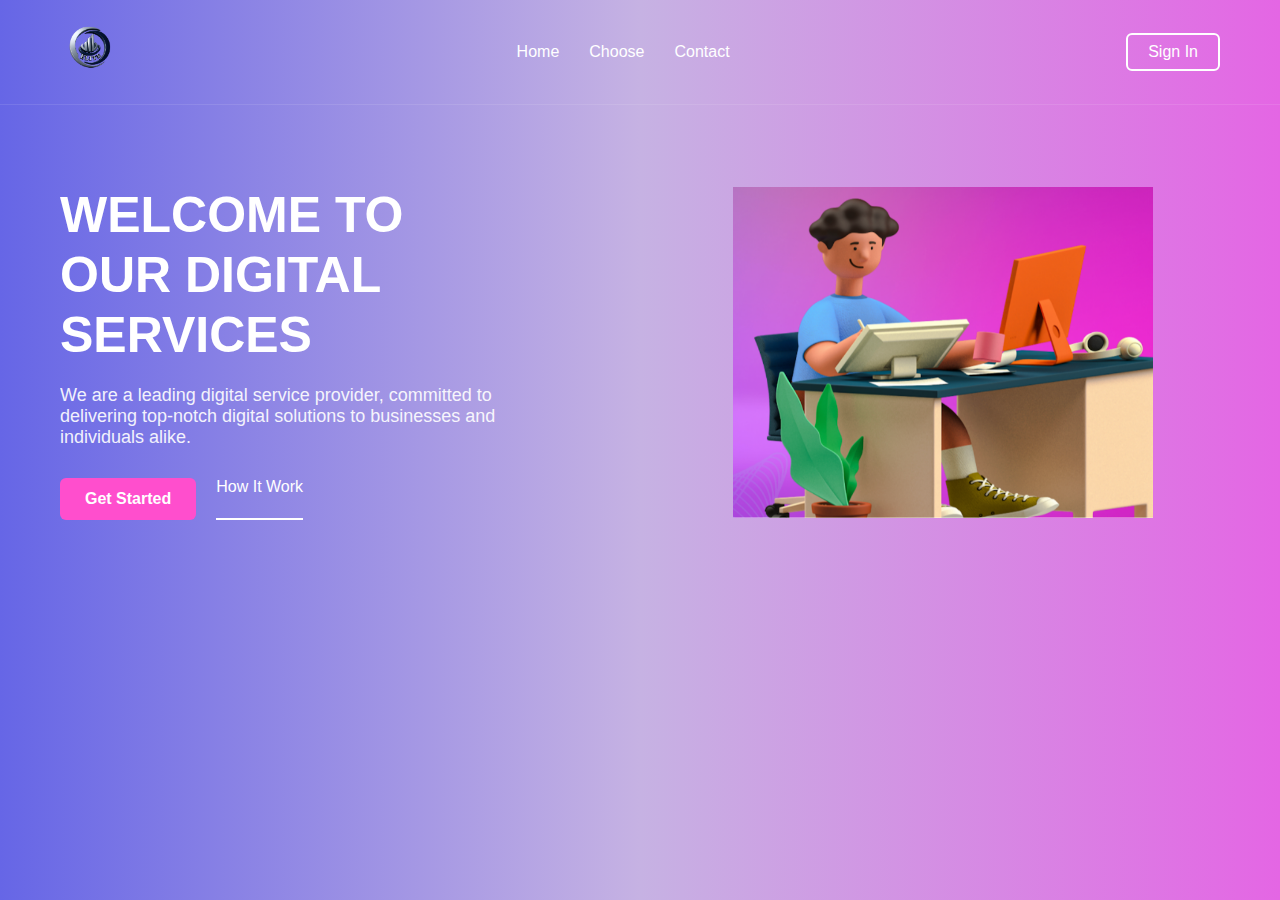
<file: index.html>
<!DOCTYPE html>
<html lang="en">
<head>
  <meta charset="UTF-8" />
  <meta name="viewport" content="width=device-width, initial-scale=1.0" />
  <title>Elite Digital Services</title>
  <link rel="stylesheet" href="task1.css" />
</head>
<body>
  <header>
    <nav class="navbar">
      <div class="logo">
        <img src="task-logo (12).png" alt="Elite Logo"/>
      </div>
      <ul class="nav-links">
        <li><a href="index.html">Home</a></li>
        <li><a href="task2.html">Choose</a></li>
        <li><a href="task3.html">Contact</a></li>
      </ul>
      <a href="#" class="signin-btn">Sign In</a>
    </nav>
  </header>

  
  <section id="home" class="hero">
    <div class="hero-text">
      <h1>WELCOME TO<br>OUR DIGITAL <br> SERVICES</h1>
      <p>We are a leading digital service provider, committed to delivering top-notch digital solutions to businesses and individuals alike.</p>
      <div class="buttons">
        <a href="#" class="btn-primary">Get Started</a>
        <a href="#" class="btn-secondary">How It Work</a>
      </div>
    </div>
    <div class="hero-img">
      <img src="elite.image.png" alt="Digital Service Illustration">
    </div>
  </section>

 
  

  
</body>
</html>
</file>
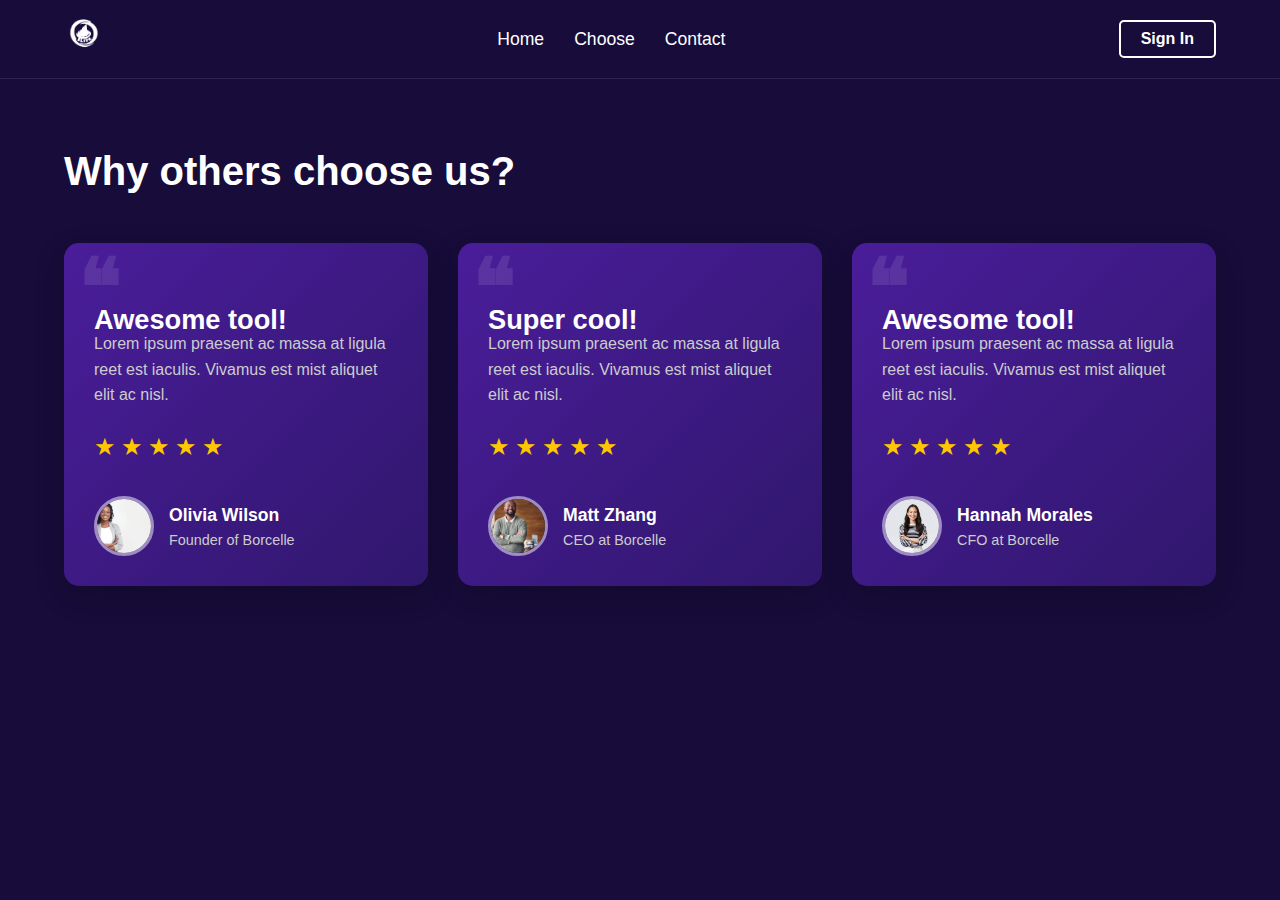
<file: task2.html>
<!DOCTYPE html>
<html lang="en">
<head>
    <meta charset="UTF-8">
    <meta name="viewport" content="width=device-width, initial-scale=1.0">
    <title>Testimonial Section</title>
    <link rel="stylesheet" href="task2.css">
    </head>
<body>

    <header class="navbar">
        <div class="logo">
            <img src="task-logo (12).png" alt="Company Logo" class="logo-img">
            </div>
        <nav class="nav-links">
            <a href="index.html">Home</a>
            <a href="task2.html">Choose</a>
            <a href="task3.html">Contact</a>
        </nav>
        <button class="sign-in-btn">Sign In</button>
    </header>

    <section class="testimonials-section">
        <h1 class="section-title">Why others choose us?</h1>
        <div class="testimonials-container">

            <div class="testimonial-card">
                <span class="quote-icon">❝</span>
                <h2 class="card-headline">Awesome tool!</h2>
                <p class="card-body">Lorem ipsum praesent ac massa at ligula reet est iaculis. Vivamus est mist aliquet elit ac nisl.</p>
                <div class="rating">
                    <span class="star">★</span><span class="star">★</span><span class="star">★</span><span class="star">★</span><span class="star ">★</span>
                </div>
                <div class="user-info">
                    <img src="img44.webp" alt="Olivia Wilson" class="user-avatar">
                    <div class="user-details">
                        <p class="user-name">Olivia Wilson</p>
                        <p class="user-title">Founder of Borcelle</p>
                    </div>
                </div>
            </div>

            <div class="testimonial-card">
                <span class="quote-icon">❝</span>
                <h2 class="card-headline">Super cool!</h2>
                <p class="card-body">Lorem ipsum praesent ac massa at ligula reet est iaculis. Vivamus est mist aliquet elit ac nisl.</p>
                <div class="rating">
                    <span class="star">★</span><span class="star">★</span><span class="star">★</span><span class="star">★</span><span class="star ">★</span>
                </div>
                <div class="user-info">
                    <img src="img11.jpg" alt="Matt Zhang" class="user-avatar">
                    <div class="user-details">
                        <p class="user-name">Matt Zhang</p>
                        <p class="user-title">CEO at Borcelle</p>
                    </div>
                </div>
            </div>

            <div class="testimonial-card">
                <span class="quote-icon">❝</span>
                <h2 class="card-headline">Awesome tool!</h2>
                <p class="card-body">Lorem ipsum praesent ac massa at ligula reet est iaculis. Vivamus est mist aliquet elit ac nisl.</p>
                <div class="rating">
                    <span class="star">★</span><span class="star">★</span><span class="star">★</span><span class="star">★</span><span class="star ">★</span>
                </div>
                <div class="user-info">
                    <img src="img33.jpeg" alt="Hannah Morales" class="user-avatar">
                    <div class="user-details">
                        <p class="user-name">Hannah Morales</p>
                        <p class="user-title">CFO at Borcelle</p>
                    </div>
                </div>
            </div>

        </div>
    </section>

</body>
</html>
</file>
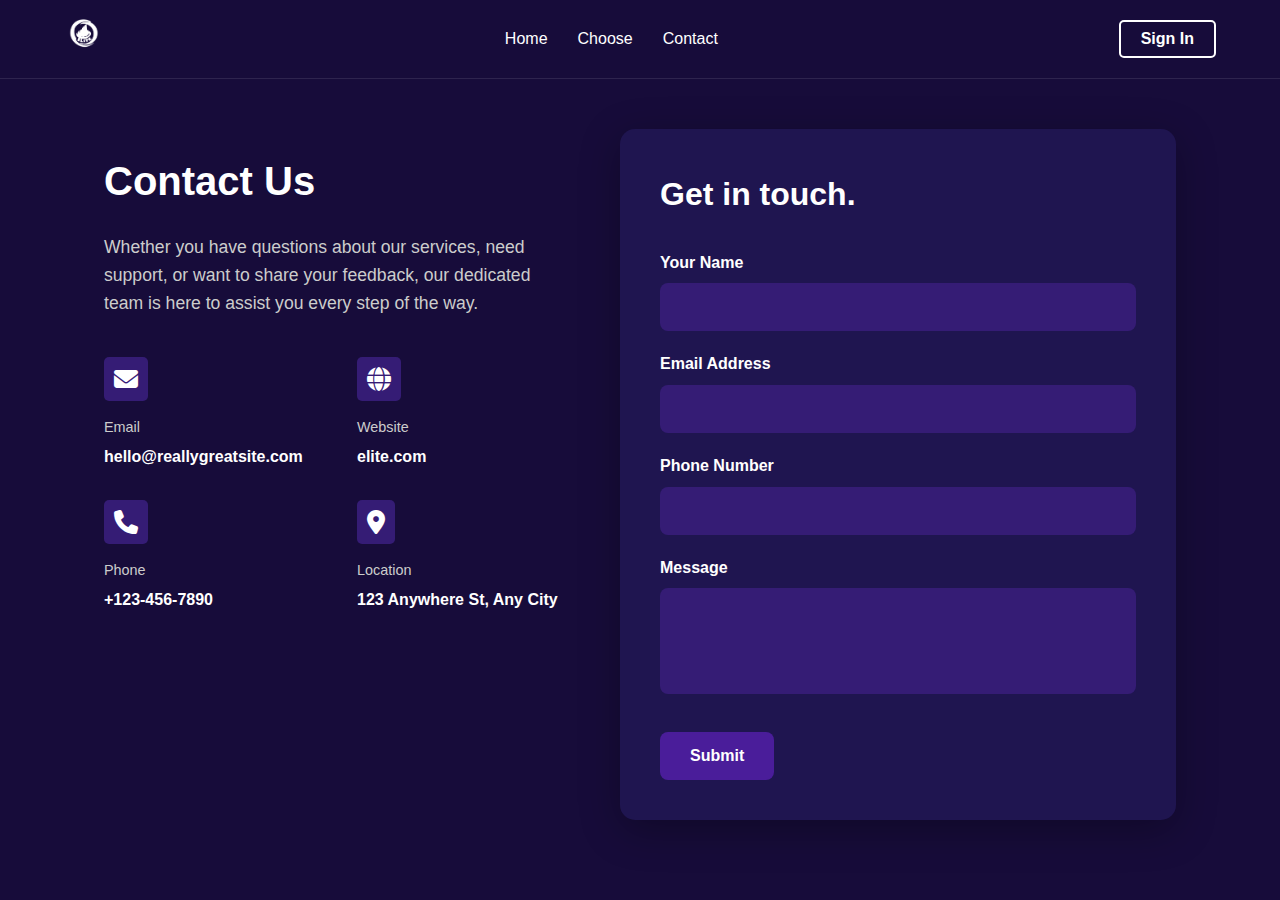
<file: task3.html>
<!DOCTYPE html>
<html lang="en">
<head>
    <meta charset="UTF-8">
    <meta name="viewport" content="width=device-width, initial-scale=1.0">
    <title>Contact Us Page</title>
    <link rel="stylesheet" href="task3.css">
    <link rel="stylesheet" href="https://cdnjs.cloudflare.com/ajax/libs/font-awesome/6.5.2/css/all.min.css">
</head>
<body>

    <header class="navbar">
        <div class="logo">
            <img src="task-logo (12).png" alt="Company Logo" class="logo-img">
            </div>
        <nav class="nav-links">
            <a href="index.html">Home</a>
            <a href="task2.html">Choose</a>
            <a href="task3.html">Contact</a>
           
        </nav>
        <button class="sign-in-btn">Sign In</button>
    </header>

    <section class="contact-section">
        <div class="contact-info">
            <h1 class="info-title">Contact Us</h1>
            <p class="info-description">
                Whether you have questions about our services, need support, or want to share your feedback, our dedicated team is here to assist you every step of the way.
            </p>

            <div class="contact-details-grid">
                <div class="detail-card">
                    <i class="fas fa-envelope icon"></i>
                    <p class="detail-label">Email</p>
                    <p class="detail-value">hello@reallygreatsite.com</p>
                </div>
                <div class="detail-card">
                    <i class="fas fa-globe icon"></i>
                    <p class="detail-label">Website</p>
                    <p class="detail-value">elite.com</p>
                </div>
                <div class="detail-card">
                    <i class="fas fa-phone icon"></i>
                    <p class="detail-label">Phone</p>
                    <p class="detail-value">+123-456-7890</p>
                </div>
                <div class="detail-card">
                    <i class="fas fa-map-marker-alt icon"></i>
                    <p class="detail-label">Location</p>
                    <p class="detail-value">123 Anywhere St, Any City</p>
                </div>
            </div>
        </div>

        <div class="contact-form-container">
            <h2 class="form-title">Get in touch.</h2>
            <form class="contact-form">
                <label for="name">Your Name</label>
                <input type="text" id="name" name="name">
                
                <label for="email">Email Address</label>
                <input type="email" id="email" name="email">
                
                <label for="phone">Phone Number</label>
                <input type="tel" id="phone" name="phone">
                
                <label for="message">Message</label>
                <textarea id="message" name="message" rows="4"></textarea>
                
                <button type="submit" class="submit-btn">Submit</button>
            </form>
        </div>
    </section>

</body>
</html>
</file>
<file: task1.css>
* {
  margin: 0;
  padding: 0;
  box-sizing: border-box;
  font-family: 'Poppins', sans-serif;
}

body {
 
  background: linear-gradient(to right, 
        rgb(102, 102, 230),  
        rgb(198, 178, 227), 
        rgb(228, 102, 228)  
    );
  color: white;
  overflow-x: hidden;
}


.navbar {
  display: flex;
  justify-content: space-between;
  align-items: center;
  flex-wrap: wrap;
  padding: 20px 60px;
   border-bottom: 1px solid rgba(255, 255, 255, 0.1);
}

.logo img {
  width: 60px;
}

.nav-links {
  display: flex;
  list-style: none;
  gap: 30px;
}

.nav-links a {
  color: #fff;
  text-decoration: none;
  font-weight: 500;
  transition: 0.3s;
}

.nav-links a:hover {
  color: #ff4ecd;
}

.signin-btn {
  border: 2px solid #fff;
  padding: 8px 20px;
  text-decoration: none;
  color: #fff;
  border-radius: 6px;
  transition: 0.3s;
}

.signin-btn:hover {
  background-color: #ff4ecd;
  border-color: #ff4ecd;
}


.hero {
  display: flex;
  align-items: center;
  justify-content: space-between;
  padding: 80px 60px;
  flex-wrap: wrap;
  
  background: linear-gradient(to right, 
        rgb(102, 102, 230),  
        rgb(198, 178, 227),  
        rgb(228, 102, 228)   
    );
}

.hero-text {
  flex: 1 1 450px;
}

.hero-text h1 {
  font-size: 50px;
  line-height: 1.2;
  margin-bottom: 20px;
}

.hero-text p {
  font-size: 18px;
  max-width: 500px;
  margin-bottom: 30px;
  opacity: 0.9;
}

.buttons {
  display: flex;
  gap: 20px;
  flex-wrap: wrap;
}

.btn-primary {
  background-color: #ff4ecd;
  color: #fff;
  padding: 12px 25px;
  border-radius: 6px;
  text-decoration: none;
  font-weight: 600;
}

.btn-primary:hover {
  background-color: #ff70d2;
}

.btn-secondary {
  color: #fff;
  text-decoration: none;
  font-weight: 500;
  border-bottom: 2px solid #fff;
}

.hero-img {
  flex: 1 1 400px;
  display: flex;
  justify-content: center;
}

.hero-img img {
  width: 100%;
  max-width: 420px;
}


.choose {
  background: #fff;
  color: #222;
  text-align: center;
  padding: 80px 40px;
}

.choose h2 {
  font-size: 36px;
  margin-bottom: 15px;
}


.contact {
  text-align: center;
  background: #4a00e0;
  padding: 70px 40px;
}

.contact h2 {
  font-size: 36px;
  margin-bottom: 15px;
}


footer {
  background: #2e005e;
  text-align: center;
  padding: 20px;
  font-size: 14px;
  opacity: 0.8;
}


@media (max-width: 992px) {
  .navbar {
    padding: 20px 30px;
  }

  .hero {
    flex-direction: column;
    text-align: center;
    padding: 60px 30px;
  }

  .hero-text h1 {
    font-size: 42px;
  }

  .hero-img img {
    max-width: 350px;
    margin-top: 30px;
  }
}

@media (max-width: 600px) {
  .navbar {
    flex-direction: column;
    align-items: center;
    gap: 15px;
  }

  .nav-links {
    flex-direction: column;
    gap: 10px;
  }

  .signin-btn {
    padding: 6px 16px;
    font-size: 14px;
  }

  .hero-text h1 {
    font-size: 32px;
  }

  .hero-text p {
    font-size: 16px;
  }

  .hero-img img {
    max-width: 280px;
  }

  .choose h2, .contact h2 {
    font-size: 28px;
  }
}
</file>
<file: task2.css>
* {
    box-sizing: border-box;
    margin: 0;
    padding: 0;
}

body {
    font-family: sans-serif;
    
    background-color: #170C3A; 
    color: #fff;
    line-height: 1.6;
}


.navbar {
    display: flex;
    justify-content: space-between;
    align-items: center;
    padding: 15px 5%;
 border-bottom: 1px solid rgba(255, 255, 255, 0.1);
}

.logo-img {
    height: 40px; 
    
    filter: brightness(0) invert(1); 
}

.nav-links {
    display: flex;
    gap: 30px;
}

.nav-links a {
    color: #fff;
    text-decoration: none;
    font-size: 1.1rem;
    padding: 5px 0;
}

.sign-in-btn {
    background-color: transparent;
    color: #fff;
    border: 2px solid #fff;
    padding: 8px 20px;
    border-radius: 5px;
    cursor: pointer;
    font-size: 1rem;
    font-weight: bold;
}


.testimonials-section {
    padding: 60px 5%;
}

.section-title {
    font-size: 2.5rem;
    margin-bottom: 40px;
    font-weight: 800;
}

.testimonials-container {
    display: flex;
    gap: 30px;
    flex-wrap: wrap; 
    justify-content: center;
}

.testimonial-card {
    flex: 1 1 300px; 
    max-width: 380px;
    padding: 30px;
    border-radius: 15px;
    background: linear-gradient(135deg, #4A1D9A 0%, #30176D 100%);
    box-shadow: 0 10px 30px rgba(0, 0, 0, 0.2);
    position: relative;
}

.quote-icon {
    font-size: 5rem;
    line-height: 1;
    color: rgba(255, 255, 255, 0.1); 
    position: absolute;
    top: 5px;
    left: 15px;
    font-family: serif; 
    font-weight: bold;
}

.card-headline {
    font-size: 1.7rem;
    
    margin-bottom: 15px;
    position: relative;
    top:25px; 
    z-index: 10;
}

.card-body {
    font-size: 1rem;
    margin-bottom: 20px;
    color: #ccc;
}


.rating {
    margin-bottom: 30px;
    font-size: 1.5rem;
    letter-spacing: 5px;
}

.star {
    color: #FFC700; 
}

.faded {
    color: rgba(255, 255, 255, 0.4); 
}


.user-info {
    display: flex;
    align-items: center;
    gap: 15px;
}

.user-avatar {
    width: 60px;
    height: 60px;
    border-radius: 50%;
    object-fit: cover;
    
    border: 3px solid rgba(255, 255, 255, 0.5); 
}

.user-name {
    font-weight: bold;
    font-size: 1.1rem;
}

.user-title {
    font-size: 0.9rem;
    color: #ccc;
}

@media (max-width: 1024px) {
    .testimonials-container {
        gap: 20px;
    }
}


@media (max-width: 768px) {
    .navbar {
        flex-direction: column;
        align-items: flex-start;
        padding: 15px 5%;
    }

    .nav-links {
        flex-direction: column;
        gap: 10px;
        margin: 10px 0;
        width: 100%;
        text-align: left;
    }

    .nav-links a {
        display: block; 
        padding: 5px 0;
    }

    .sign-in-btn {
        margin-top: 10px;
        width: 100%; 
    }

    .section-title {
        font-size: 2rem;
        text-align: center;
        margin-bottom: 30px;
    }
    
    .testimonials-container {
        flex-direction: column; 
        align-items: center;
        gap: 25px;
    }

    .testimonial-card {
        max-width: 90%; 
        flex: 1 1 auto;
    }
}
</file>
<file: task3.css>
* {
    box-sizing: border-box;
    margin: 0;
    padding: 0;
}

body {
    font-family: sans-serif;
    background-color: #170C3A; 
    color: #fff;
    line-height: 1.6;
}


.navbar {
    display: flex;
    justify-content: space-between;
    align-items: center;
    padding: 15px 5%;
    border-bottom: 1px solid rgba(255, 255, 255, 0.1);
}

.logo-img {
    height: 40px; 
    filter: brightness(0) invert(1); 
}

.nav-links {
    display: flex;
    gap: 30px;
}

.nav-links a {
    color: #fff;
    text-decoration: none;
    font-size: 1rem;
    padding: 5px 0;
}

.sign-in-btn {
    background-color: transparent;
    color: #fff;
    border: 2px solid #fff;
    padding: 8px 20px;
    border-radius: 5px;
    cursor: pointer;
    font-size: 1rem;
    font-weight: bold;
}


.contact-section {
    display: flex;
    max-width: 1200px;
    margin: 50px auto;
    padding: 0 5%;
    gap: 40px;
}


.contact-info {
    flex: 1;
    padding: 20px 0;
}

.info-title {
    font-size: 2.5rem;
    margin-bottom: 20px;
    font-weight: 800;
}

.info-description {
    font-size: 1.1rem;
    color: #ccc;
    max-width: 450px;
    margin-bottom: 40px;
}


.contact-details-grid {
    display: grid;
    grid-template-columns: repeat(2, 1fr);
    gap: 30px;
}

.detail-card {
    display: flex;
    flex-direction: column;
    gap: 5px;
}

.icon {
    font-size: 1.5rem;
    background-color: #351C75; 
    color: #fff;
    padding: 10px;
    border-radius: 5px;
    width: fit-content;
    margin-bottom: 5px;
}

.detail-label {
    font-size: 0.9rem;
    color: #ccc;
    margin-top: 5px;
}

.detail-value {
    font-size: 1rem;
    font-weight: bold;
}


.contact-form-container {
    flex: 1;
    background-color: #1F1550; 
    padding: 40px;
    border-radius: 15px;
    box-shadow: 0 10px 40px rgba(0, 0, 0, 0.3);
}

.form-title {
    font-size: 2rem;
    margin-bottom: 30px;
    font-weight: 800;
}

.contact-form label {
    display: block;
    font-size: 1rem;
    margin-bottom: 8px;
    font-weight: bold;
}

.contact-form input[type="text"],
.contact-form input[type="email"],
.contact-form input[type="tel"],
.contact-form textarea {
    width: 100%;
    padding: 15px;
    margin-bottom: 20px;
    border: none;
    border-radius: 8px;
    background-color: #351C75; 
    color: #fff;
    font-size: 1rem;
    outline: none;
    resize: none; 
}

.contact-form input:focus,
.contact-form textarea:focus {
    box-shadow: 0 0 0 2px #4A1D9A;
}

.submit-btn {
    background-color: #4A1D9A; 
    color: #fff;
    padding: 15px 30px;
    border: none;
    border-radius: 8px;
    font-size: 1rem;
    font-weight: bold;
    cursor: pointer;
    transition: background-color 0.3s;
    margin-top: 10px;
}

.submit-btn:hover {
    background-color: #30176D;
}


@media (max-width: 1024px) {
    .contact-section {
        flex-direction: column; 
        margin: 30px auto;
    }

    .contact-info {
        text-align: center;
        padding: 0 20px;
    }

    .info-description {
        max-width: 100%;
        margin-left: auto;
        margin-right: auto;
    }

    .contact-form-container {
        max-width: 600px;
        margin: 0 auto;
    }
}


@media (max-width: 768px) {
    .navbar {
        flex-direction: column;
        align-items: flex-start;
        gap: 10px;
        padding-bottom: 20px;
    }
    .nav-links {
        flex-wrap: wrap;
        gap: 15px;
    }
    .sign-in-btn {
        margin-top: 5px;
    }

    
    .contact-details-grid {
        grid-template-columns: 1fr; 
        text-align: left;
        padding: 0 10%;
    }

    .contact-info {
        padding: 0 5%;
    }

    .detail-card {
        align-items: flex-start;
    }
    
    .contact-form-container {
        margin: 0 5%;
        padding: 30px 20px;
    }
}
</file>
